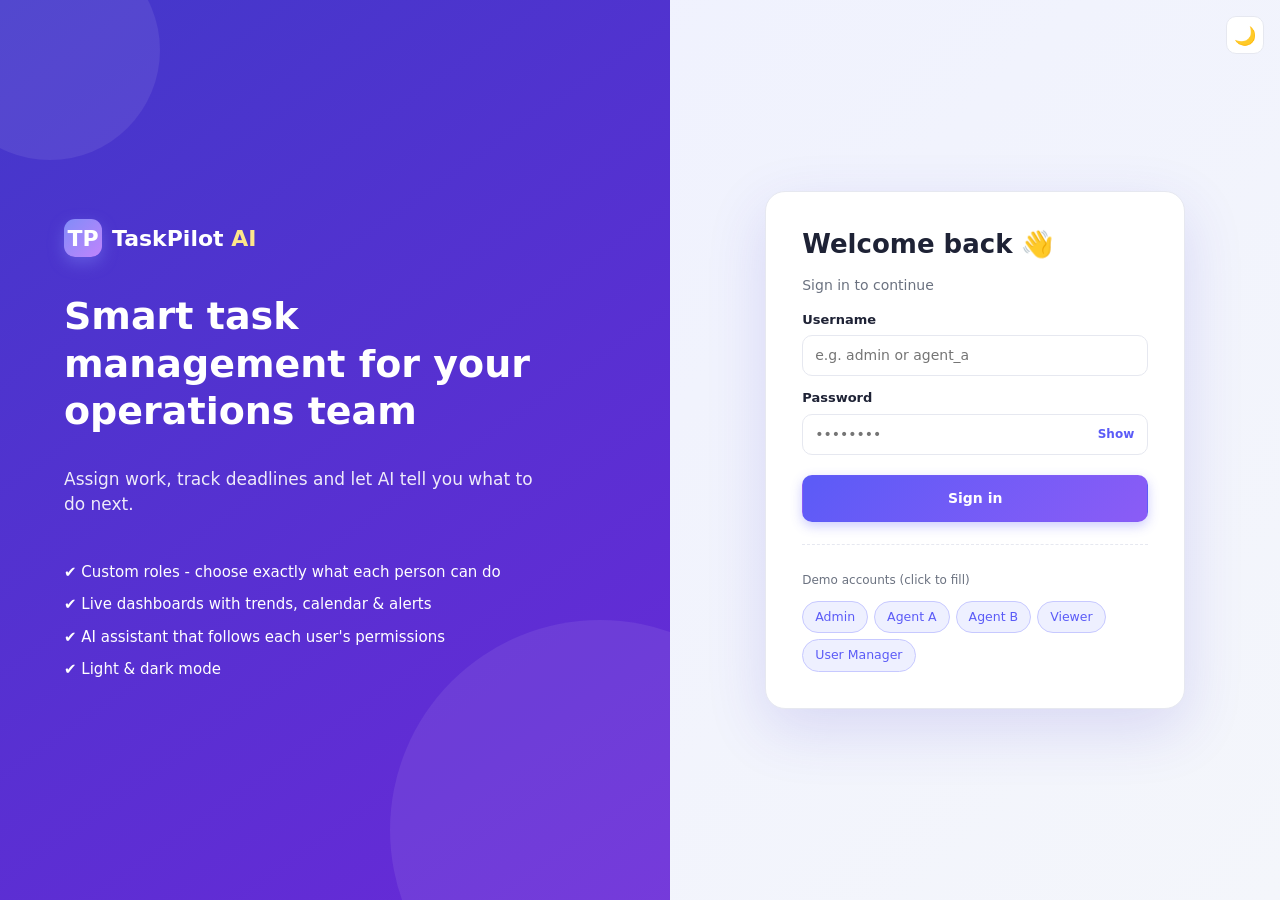
<file: frontend/index.html>
<!doctype html>
<html lang="en">
<head>
  <meta charset="utf-8"><meta name="viewport" content="width=device-width, initial-scale=1">
  <title>TaskPilot AI · Login</title>
  <script src="js/theme.js"></script><link rel="stylesheet" href="css/style.css">
</head>
<body class="login-page">
  <button class="icon-btn theme-float" id="theme-btn" aria-label="Toggle dark mode"></button>
  <div class="login-wrap">
    <section class="login-hero">
      <div class="brand big"><div class="brand-logo">TP</div><span>TaskPilot <b>AI</b></span></div>
      <h1>Smart task management for your operations team</h1>
      <p>Assign work, track deadlines and let AI tell you what to do next.</p>
      <ul class="hero-points">
        <li>✔ Custom roles - choose exactly what each person can do</li>
        <li>✔ Live dashboards with trends, calendar &amp; alerts</li>
        <li>✔ AI assistant that follows each user's permissions</li>
        <li>✔ Light &amp; dark mode</li>
      </ul>
    </section>
    <section class="login-card">
      <h2>Welcome back 👋</h2><p class="muted">Sign in to continue</p>
      <div id="login-alert" class="alert" hidden></div>
      <form id="login-form" autocomplete="on">
        <label for="username">Username</label>
        <input id="username" name="username" placeholder="e.g. admin or agent_a" required autocomplete="username">
        <label for="password">Password</label>
        <div class="pw-wrap"><input id="password" name="password" type="password" placeholder="••••••••" required autocomplete="current-password">
          <button type="button" class="pw-toggle" id="pw-toggle">Show</button></div>
        <button class="btn primary block" type="submit" id="login-btn">Sign in</button>
      </form>
      <div class="demo"><p class="muted small">Demo accounts (click to fill)</p>
        <div class="demo-chips">
          <button class="chip" data-u="admin" data-p="admin123">Admin</button>
          <button class="chip" data-u="agent_a" data-p="agent123">Agent A</button><button class="chip" data-u="agent_b" data-p="agent123">Agent B</button>
          <button class="chip" data-u="viewer" data-p="viewer123">Viewer</button><button class="chip" data-u="hr" data-p="hr12345">User Manager</button>
        </div></div>
    </section>
  </div>
  <script src="js/api.js"></script><script src="js/login.js"></script>
</body>
</html>
</file>
<file: frontend/css/style.css>
/* TaskPilot AI v6 — light & dark themes */
:root {
  --bg: #f4f6fb; --card: #ffffff; --surface: #f8f9fc; --surface-2: #f1f3f8; --hover: #fafaff;
  --text: #1e2235; --text-strong: #111827; --muted: #6b7280; --border: #e6e8f0; --border-soft: #f0f1f5;
  --primary: #5b5bf7; --primary-2: #8b5cf6; --primary-soft: #eef0ff; --primary-line: #c7c9ff; --heading: #312e81;
  --green: #16a34a; --green-soft: #dcfce7; --blue: #2563eb; --blue-soft: #dbeafe; --amber: #d97706; --amber-soft: #fef3c7;
  --purple: #9333ea; --purple-soft: #f3e8ff; --red: #dc2626; --red-soft: #fee2e2; --slate: #64748b; --slate-soft: #eef2f7;
  --orange: #ea580c; --orange-soft: #ffedd5; --teal: #0d9488; --teal-soft: #ccfbf1; --pink: #db2777; --pink-soft: #fce7f3;
  --track: #edf0f6; --topbar: rgba(244,246,251,.82); --overlay: rgba(15,18,40,.45);
  --radius: 16px; --shadow: 0 1px 2px rgba(16,24,40,.04), 0 4px 16px rgba(16,24,40,.06); --shadow-lg: 0 16px 34px rgba(16,24,40,.10);
  --sidebar: 248px; color-scheme: light;
}
[data-theme="dark"] {
  --bg: #0b0e1c; --card: #151a2e; --surface: #1a1f36; --surface-2: #222842; --hover: #1d2240;
  --text: #e5e7f0; --text-strong: #ffffff; --muted: #9aa3b8; --border: #2a3150; --border-soft: #232a45;
  --primary: #7c7cff; --primary-2: #a78bfa; --primary-soft: rgba(124,124,255,.14); --primary-line: rgba(124,124,255,.45); --heading: #c7d2fe;
  --green: #4ade80; --green-soft: rgba(74,222,128,.14); --blue: #60a5fa; --blue-soft: rgba(96,165,250,.15); --amber: #fbbf24; --amber-soft: rgba(251,191,36,.14);
  --purple: #c084fc; --purple-soft: rgba(192,132,252,.15); --red: #f87171; --red-soft: rgba(248,113,113,.15); --slate: #94a3b8; --slate-soft: rgba(148,163,184,.14);
  --orange: #fb923c; --orange-soft: rgba(251,146,60,.15); --teal: #2dd4bf; --teal-soft: rgba(45,212,191,.14); --pink: #f472b6; --pink-soft: rgba(244,114,182,.15);
  --track: #262d4a; --topbar: rgba(11,14,28,.8); --overlay: rgba(0,0,0,.6);
  --shadow: 0 1px 2px rgba(0,0,0,.3), 0 4px 16px rgba(0,0,0,.25); --shadow-lg: 0 16px 34px rgba(0,0,0,.45); color-scheme: dark;
}
.theme-anim, .theme-anim * { transition: background-color .35s, border-color .35s, color .35s !important; }
* { box-sizing: border-box; }
html, body { margin: 0; height: 100%; }
body { font-family: "Segoe UI", system-ui, -apple-system, Roboto, Arial, sans-serif; background: var(--bg); color: var(--text); font-size: 14px; line-height: 1.5; }
body.leaving { opacity: 0; transition: opacity .2s; }
h1, h2, h3, h4 { margin: 0; line-height: 1.25; }
button, input, select, textarea { font: inherit; color: inherit; }
[hidden] { display: none !important; }
.muted { color: var(--muted); } .small { font-size: 12px; } .strong { font-weight: 700; } .text-red { color: var(--red); }
.nowrap { white-space: nowrap; } .right { text-align: right; } .spacer { flex: 1; }
.ellipsis { overflow: hidden; text-overflow: ellipsis; white-space: nowrap; }
.ico { width: 18px; height: 18px; fill: currentColor; flex-shrink: 0; vertical-align: middle; }
kbd { font: 600 11px/1 ui-monospace, Consolas, monospace; padding: 3px 6px; border-radius: 6px; border: 1px solid var(--border); background: var(--surface); color: var(--muted); }
::-webkit-scrollbar { width: 10px; height: 10px; } ::-webkit-scrollbar-thumb { background: var(--border); border-radius: 10px; border: 2px solid transparent; background-clip: padding-box; }

@keyframes fade { from { opacity: 0; transform: translateY(6px); } to { opacity: 1; transform: none; } }
@keyframes pop { from { opacity: 0; transform: translateY(10px) scale(.98); } to { opacity: 1; transform: none; } }
@keyframes spin { to { transform: rotate(360deg); } }
@keyframes shimmer { 0% { background-position: -400px 0; } 100% { background-position: 400px 0; } }
@keyframes ring { 0%,100% { transform: rotate(0); } 20% { transform: rotate(-15deg); } 40% { transform: rotate(12deg); } 60% { transform: rotate(-8deg); } 80% { transform: rotate(5deg); } }
@keyframes celebrate { 0% { transform: scale(1); } 40% { transform: scale(1.03); box-shadow: 0 0 0 6px var(--green-soft); } 100% { transform: scale(.97); opacity: .4; } }
@keyframes shake { 10%,90% { transform: translateX(-1px); } 20%,80% { transform: translateX(3px); } 30%,50%,70% { transform: translateX(-5px); } 40%,60% { transform: translateX(5px); } }
@keyframes grow { from { width: 0; } }
@keyframes rise { from { height: 0; } }
@keyframes pulse { 0% { box-shadow: 0 0 0 0 rgba(74,222,128,.6); } 70% { box-shadow: 0 0 0 7px rgba(74,222,128,0); } 100% { box-shadow: 0 0 0 0 rgba(74,222,128,0); } }
@keyframes gradient { 0% { background-position: 0% 50%; } 50% { background-position: 100% 50%; } 100% { background-position: 0% 50%; } }
.pop-in { animation: pop .35s both; animation-delay: calc(var(--i, 0) * 40ms); }
.row-in { animation: fade .3s both; animation-delay: calc(var(--i, 0) * 25ms); }
.celebrate { animation: celebrate .45s forwards; } .shake { animation: shake .4s; }
.skeleton { border-radius: var(--radius); background: linear-gradient(90deg, var(--surface) 0, var(--surface-2) 50%, var(--surface) 100%); background-size: 800px 100%; animation: shimmer 1.2s infinite linear; }
@media (prefers-reduced-motion: reduce) { *, *::before, *::after { animation: none !important; transition: none !important; } }

/* Buttons & inputs */
.btn { display: inline-flex; align-items: center; justify-content: center; gap: 6px; border: 1px solid transparent; border-radius: 10px; padding: 9px 16px; font-weight: 600; cursor: pointer; transition: .15s; white-space: nowrap; position: relative; }
.btn:active:not(:disabled) { transform: scale(.97); }
.btn.sm { padding: 6px 11px; font-size: 13px; border-radius: 8px; } .btn.sm .ico { width: 15px; height: 15px; }
.btn.block { width: 100%; }
.btn.primary { background: linear-gradient(135deg, var(--primary), var(--primary-2)); color: #fff; box-shadow: 0 4px 12px rgba(91,91,247,.3); }
.btn.primary:hover { filter: brightness(1.08); transform: translateY(-1px); }
.btn.danger { background: linear-gradient(135deg, #ef4444, #dc2626); color: #fff; box-shadow: 0 4px 12px rgba(220,38,38,.3); }
.btn.ghost { background: var(--card); border-color: var(--border); color: var(--text); }
.btn.ghost:hover:not(:disabled) { background: var(--primary-soft); border-color: var(--primary-line); color: var(--primary); }
.btn.ghost.success:hover { background: var(--green-soft); border-color: var(--green); color: var(--green); }
.btn.ghost.danger-ghost:hover:not(:disabled) { background: var(--red-soft); border-color: var(--red); color: var(--red); }
.btn.ghost.promote:hover { background: var(--purple-soft); border-color: var(--purple); color: var(--purple); }
.btn.light { background: rgba(255,255,255,.96); color: #4f46e5; } .btn.light:hover { background: #fff; transform: translateY(-1px); }
.btn:disabled { opacity: .5; cursor: not-allowed; }
.btn.loading { color: transparent !important; } .btn.loading .ico { opacity: 0; }
.btn.loading::after { content: ""; position: absolute; width: 16px; height: 16px; border: 2px solid #fff; border-right-color: transparent; border-radius: 50%; animation: spin .7s linear infinite; }
.btn.ghost.loading::after { border-color: var(--primary); border-right-color: transparent; }
.icon-btn { position: relative; display: inline-grid; place-items: center; width: 38px; height: 38px; border-radius: 10px; border: 1px solid transparent; background: transparent; color: var(--muted); cursor: pointer; transition: .15s; }
.icon-btn.sm { width: 28px; height: 28px; } .icon-btn.sm .ico { width: 15px; height: 15px; }
.icon-btn:hover { background: var(--primary-soft); color: var(--primary); } .icon-btn.danger:hover { background: var(--red-soft); color: var(--red); }
.icon-btn.ring .ico { animation: ring .9s; }
.link-btn { background: none; border: 0; color: var(--primary); cursor: pointer; font-weight: 600; font-size: 12px; }
input:not([type=checkbox]):not([type=radio]):not([type=range]), select, textarea { width: 100%; padding: 9px 12px; border: 1px solid var(--border); border-radius: 10px; background: var(--card); outline: none; transition: .15s; }
input:focus, select:focus, textarea:focus { border-color: var(--primary); box-shadow: 0 0 0 3px var(--primary-soft); }
input[readonly] { background: var(--surface-2); }
label { display: block; font-weight: 600; font-size: 13px; margin: 12px 0 6px; }
textarea { resize: vertical; }
.chip { border: 1px solid var(--primary-line); background: var(--primary-soft); color: var(--primary); border-radius: 999px; padding: 6px 12px; font-size: 12.5px; cursor: pointer; transition: .15s; text-align: left; }
.chip:hover { background: var(--primary); color: #fff; border-color: var(--primary); transform: translateY(-1px); }
.chip.xs { padding: 3px 9px; font-size: 11.5px; }

/* Badges */
.badge { display: inline-flex; align-items: center; gap: 4px; padding: 3px 10px; border-radius: 999px; font-size: 12px; font-weight: 600; white-space: nowrap; }
.badge .ico { width: 13px; height: 13px; }
.st-notstarted { background: var(--slate-soft); color: var(--slate); } .st-progress { background: var(--blue-soft); color: var(--blue); }
.st-partial { background: var(--amber-soft); color: var(--amber); } .st-hold { background: var(--purple-soft); color: var(--purple); } .st-done { background: var(--green-soft); color: var(--green); }
.pr-low { background: var(--green-soft); color: var(--green); } .pr-medium { background: var(--blue-soft); color: var(--blue); }
.pr-high { background: var(--orange-soft); color: var(--orange); } .pr-critical { background: var(--red-soft); color: var(--red); }
.rb-admin { background: var(--purple-soft); color: var(--purple); } .rb-agent { background: var(--green-soft); color: var(--green); }
.rb-a { background: var(--blue-soft); color: var(--blue); } .rb-b { background: var(--teal-soft); color: var(--teal); } .rb-c { background: var(--orange-soft); color: var(--orange); }
.rb-d { background: var(--pink-soft); color: var(--pink); } .rb-e { background: var(--amber-soft); color: var(--amber); } .rb-f { background: var(--slate-soft); color: var(--slate); }
.time-chip { display: inline-flex; align-items: center; gap: 4px; font-size: 12px; font-weight: 600; padding: 3px 9px; border-radius: 8px; background: var(--slate-soft); color: var(--slate); white-space: nowrap; }
.time-chip .ico { width: 14px; height: 14px; }
.time-chip.warn { background: var(--amber-soft); color: var(--amber); } .time-chip.bad { background: var(--red-soft); color: var(--red); } .time-chip.ok { background: var(--green-soft); color: var(--green); }
.progress { height: 8px; background: var(--track); border-radius: 99px; overflow: hidden; min-width: 60px; }
.progress span { display: block; height: 100%; width: var(--w); border-radius: 99px; background: linear-gradient(90deg, var(--primary), var(--primary-2)); animation: grow .7s ease-out; }
.progress.done span { background: linear-gradient(90deg, #22c55e, #16a34a); } .progress.hold span { background: linear-gradient(90deg, #c084fc, #9333ea); }
.avatar { display: grid; place-items: center; width: 38px; height: 38px; border-radius: 50%; background: linear-gradient(135deg, var(--primary), var(--primary-2)); color: #fff; font-weight: 700; font-size: 14px; flex-shrink: 0; }
.avatar.sm { width: 26px; height: 26px; font-size: 11px; } .avatar.xl { width: 50px; height: 50px; font-size: 17px; } .avatar.admin { background: linear-gradient(135deg, #9333ea, #db2777); }
.agent-chip { display: inline-flex; align-items: center; gap: 8px; font-weight: 600; white-space: nowrap; }
.agent-chip.removed { color: var(--muted); font-style: italic; } .agent-chip.removed .avatar { background: var(--slate); }

/* Login */
.login-page { background: linear-gradient(135deg, var(--primary-soft) 0%, var(--bg) 100%); }
.theme-float { position: fixed; top: 16px; right: 16px; z-index: 10; background: var(--card); border: 1px solid var(--border); font-size: 18px; }
.login-wrap { min-height: 100vh; display: grid; grid-template-columns: 1.1fr 1fr; }
.login-hero { background: linear-gradient(145deg, #4338ca, #6d28d9 55%, #a21caf); background-size: 200% 200%; animation: gradient 12s ease infinite; color: #fff; padding: 64px; display: flex; flex-direction: column; justify-content: center; position: relative; overflow: hidden; }
.login-hero::before, .login-hero::after { content: ""; position: absolute; border-radius: 50%; background: rgba(255,255,255,.08); }
.login-hero::after { width: 420px; height: 420px; right: -140px; bottom: -140px; } .login-hero::before { width: 220px; height: 220px; left: -60px; top: -60px; }
.login-hero h1 { font-size: 38px; margin: 36px 0 14px; max-width: 520px; } .login-hero p { font-size: 17px; opacity: .9; max-width: 480px; }
.hero-points { list-style: none; padding: 0; margin: 26px 0 0; display: grid; gap: 10px; font-size: 15px; }
.login-card { align-self: center; justify-self: center; width: min(420px, 92%); background: var(--card); padding: 36px; border-radius: 20px; box-shadow: 0 20px 60px rgba(67,56,202,.15); border: 1px solid var(--border); animation: pop .4s both; }
.login-card h2 { font-size: 26px; } .login-card .btn { margin-top: 20px; padding: 12px; }
.pw-wrap { position: relative; } .pw-wrap input { padding-right: 64px !important; }
.pw-toggle { position: absolute; right: 8px; top: 50%; transform: translateY(-50%); border: 0; background: none; color: var(--primary); font-weight: 600; font-size: 12px; cursor: pointer; }
.demo { margin-top: 22px; border-top: 1px dashed var(--border); padding-top: 14px; } .demo-chips { display: flex; flex-wrap: wrap; gap: 6px; }
.alert { background: var(--red-soft); color: var(--red); padding: 10px 12px; border-radius: 10px; margin-top: 14px; font-weight: 600; }

/* Shell */
.brand { display: flex; align-items: center; gap: 10px; font-size: 18px; font-weight: 600; }
.brand b { color: #a5b4fc; } .brand.big { font-size: 22px; } .brand.big b { color: #fde68a; }
.brand-logo { width: 38px; height: 38px; border-radius: 11px; display: grid; place-items: center; font-weight: 800; background: linear-gradient(135deg, #818cf8, #c084fc); color: #fff; box-shadow: 0 6px 16px rgba(129,140,248,.4); }
.app { display: flex; min-height: 100vh; }
.sidebar { width: var(--sidebar); background: linear-gradient(180deg, #161a35, #1f1b4b); color: #cbd5e1; padding: 22px 14px; display: flex; flex-direction: column; position: fixed; inset: 0 auto 0 0; z-index: 40; transition: transform .25s; }
[data-theme="dark"] .sidebar { background: linear-gradient(180deg, #080a15, #12102b); border-right: 1px solid var(--border); }
.sidebar .brand { color: #fff; padding: 0 8px; }
.role-pill { margin: 18px 8px 22px; padding: 6px 10px; border-radius: 8px; background: rgba(255,255,255,.08); font-size: 12px; font-weight: 600; letter-spacing: .4px; text-transform: uppercase; color: #a5b4fc; }
nav { display: grid; gap: 4px; }
.nav-link { display: flex; align-items: center; gap: 12px; padding: 11px 12px; border-radius: 10px; color: #cbd5e1; text-decoration: none; font-weight: 600; cursor: pointer; background: none; border: 0; width: 100%; text-align: left; transition: .15s; }
.nav-link:hover { background: rgba(255,255,255,.07); color: #fff; transform: translateX(2px); }
.nav-link.active { background: linear-gradient(135deg, #5b5bf7, #8b5cf6); color: #fff; box-shadow: 0 6px 16px rgba(91,91,247,.35); }
.nav-kbd { margin-left: auto; font-size: 10px; background: rgba(255,255,255,.08); border-color: rgba(255,255,255,.12); color: #a5b4fc; }
.sidebar-foot { margin-top: auto; }
.shortcuts { display: grid; gap: 6px; margin: 0 8px 14px; padding: 10px; border-radius: 10px; background: rgba(255,255,255,.05); font-size: 12px; color: #94a3b8; }
.shortcuts b { color: #cbd5e1; } .shortcuts kbd { background: rgba(255,255,255,.08); border-color: rgba(255,255,255,.12); color: #e2e8f0; margin-right: 4px; }
.main { flex: 1; margin-left: var(--sidebar); min-width: 0; display: flex; flex-direction: column; }
.topbar { position: sticky; top: 0; z-index: 30; display: flex; justify-content: space-between; align-items: center; padding: 14px 28px; background: var(--topbar); backdrop-filter: blur(10px); border-bottom: 1px solid var(--border); }
.topbar-left { display: flex; align-items: center; gap: 10px; } .topbar h1 { font-size: 21px; color: var(--text-strong); } .today { color: var(--muted); font-size: 12.5px; }
.topbar-right { display: flex; align-items: center; gap: 8px; }
.user-box { display: flex; align-items: center; gap: 10px; margin-left: 6px; } .user-meta b { display: block; font-size: 14px; } .user-meta small { color: var(--muted); }
.content { padding: 24px 28px 40px; }
.view { display: none; animation: fade .25s; } .view.active { display: block; }
.mobile-only { display: none; } .nav-overlay { display: none; }

/* Notifications */
.notif-wrap { position: relative; }
.bell-count { position: absolute; top: 2px; right: 2px; min-width: 17px; height: 17px; padding: 0 4px; border-radius: 99px; background: var(--red); color: #fff; font-size: 10px; font-weight: 700; display: grid; place-items: center; }
.notif-panel { position: absolute; right: 0; top: 48px; width: 380px; max-height: 480px; overflow: auto; background: var(--card); border: 1px solid var(--border); border-radius: 14px; box-shadow: var(--shadow-lg); opacity: 0; visibility: hidden; transform: translateY(-6px); transition: .18s; }
.notif-panel.open { opacity: 1; visibility: visible; transform: none; }
.notif-head { display: flex; justify-content: space-between; align-items: center; padding: 12px 14px; border-bottom: 1px solid var(--border); position: sticky; top: 0; background: var(--card); z-index: 1; }
.notif-head small { display: block; color: var(--muted); font-size: 11.5px; }
.notif { display: flex; gap: 10px; padding: 11px 14px; border-bottom: 1px solid var(--border-soft); border-left: 3px solid transparent; transition: .15s; outline: none; }
.notif.clickable { cursor: pointer; } .notif.clickable:hover, .notif:focus { background: var(--hover); }
.notif.unread { background: var(--primary-soft); border-left-color: var(--primary); }
.notif-ico { width: 32px; height: 32px; border-radius: 10px; display: grid; place-items: center; flex-shrink: 0; } .notif-ico .ico { width: 16px; height: 16px; }
.notif-body { min-width: 0; } .notif-msg { font-size: 13px; } .notif-time { font-size: 11px; color: var(--muted); margin-top: 2px; } .notif-link { color: var(--primary); font-weight: 600; }
.notif-empty { padding: 30px; text-align: center; color: var(--muted); } .notif-empty .ico { width: 34px; height: 34px; opacity: .4; }
.tone-blue { background: var(--blue-soft); color: var(--blue); } .tone-red { background: var(--red-soft); color: var(--red); } .tone-amber { background: var(--amber-soft); color: var(--amber); }
.tone-green { background: var(--green-soft); color: var(--green); } .tone-orange { background: var(--orange-soft); color: var(--orange); } .tone-purple { background: var(--purple-soft); color: var(--purple); }
.tone-slate { background: var(--slate-soft); color: var(--slate); }

/* Hero + quick ask */
.hero { display: grid; grid-template-columns: 1.2fr 1fr; gap: 24px; align-items: center; padding: 26px 28px; margin-bottom: 20px; border-radius: 22px; color: #fff; position: relative; overflow: hidden;
  background: linear-gradient(120deg, #4f46e5, #7c3aed 50%, #c026d3); background-size: 200% 200%; animation: gradient 14s ease infinite, pop .4s both; box-shadow: 0 14px 34px rgba(99,102,241,.32); }
.hero.hero-green { background-image: linear-gradient(120deg, #0f766e, #059669 45%, #4f46e5); box-shadow: 0 14px 34px rgba(5,150,105,.28); }
.hero::after { content: ""; position: absolute; width: 300px; height: 300px; border-radius: 50%; right: -90px; top: -120px; background: rgba(255,255,255,.08); }
.hero h2 { font-size: 24px; } .hero p { margin: 6px 0 0; opacity: .92; }
.hero-pills { display: flex; gap: 8px; flex-wrap: wrap; margin-top: 14px; }
.hp { display: inline-flex; align-items: center; gap: 6px; padding: 5px 11px; border-radius: 999px; background: rgba(255,255,255,.16); font-size: 12.5px; font-weight: 600; }
.hp .ico { width: 15px; height: 15px; } .hp.bad { background: rgba(254,202,202,.25); } .hp.ok { background: rgba(187,247,208,.22); }
.quick-ask { position: relative; z-index: 1; background: rgba(255,255,255,.12); border: 1px solid rgba(255,255,255,.22); border-radius: 16px; padding: 14px; }
.quick-ask label { margin: 0 0 8px; color: #fff; } .qa-row { display: flex; gap: 8px; }
.qa-row input { background: rgba(255,255,255,.95) !important; border: 0 !important; color: #1e2235 !important; } .qa-row .btn { padding: 9px 12px; }
.qa-chips { display: flex; gap: 6px; flex-wrap: wrap; margin-top: 8px; }
.quick-ask .qa-chips .chip { background: rgba(255,255,255,.15); border-color: rgba(255,255,255,.3); color: #fff; font-size: 12px; padding: 4px 10px; }
.quick-ask .qa-chips .chip:hover { background: #fff; color: #4f46e5; }
.quick-links { display: grid; grid-template-columns: repeat(auto-fill, minmax(180px, 1fr)); gap: 12px; }
.quick-link { display: flex; align-items: center; gap: 10px; padding: 16px; border-radius: 14px; border: 1px solid var(--border); background: var(--surface); cursor: pointer; transition: .15s; color: var(--text); }
.quick-link:hover { border-color: var(--primary-line); background: var(--primary-soft); color: var(--primary); transform: translateY(-2px); }

/* Cards & stats */
.card { background: var(--card); border: 1px solid var(--border); border-radius: var(--radius); box-shadow: var(--shadow); padding: 18px; margin-bottom: 20px; }
.card-head { display: flex; justify-content: space-between; align-items: center; gap: 10px; margin-bottom: 14px; flex-wrap: wrap; }
.card-head h3 { font-size: 15.5px; color: var(--text-strong); } .card-head p { margin: 4px 0 0; }
.section-title { font-size: 14px; margin: 18px 0 10px; display: flex; align-items: center; gap: 10px; justify-content: space-between; flex-wrap: wrap; }
.pill-num { font-size: 12px; font-weight: 700; padding: 3px 10px; border-radius: 99px; background: var(--green-soft); color: var(--green); }
.dash-grid { display: grid; grid-template-columns: repeat(12, 1fr); gap: 20px; } .dash-grid > .card { margin: 0; animation: pop .4s both; }
.span-3 { grid-column: span 3; } .span-4 { grid-column: span 4; } .span-5 { grid-column: span 5; } .span-7 { grid-column: span 7; } .span-12 { grid-column: span 12; }
.stats-grid { display: grid; grid-template-columns: repeat(6, 1fr); gap: 16px; margin-bottom: 20px; }
.stat-card { position: relative; display: flex; align-items: center; gap: 14px; background: var(--card); border: 1px solid var(--border); border-radius: var(--radius); padding: 16px; box-shadow: var(--shadow); transition: .2s; text-align: left; animation: pop .35s both; color: var(--text); }
.stat-card:disabled { cursor: default; opacity: 1; } .stat-card.clickable { cursor: pointer; }
.stat-card.clickable:hover { transform: translateY(-3px); box-shadow: var(--shadow-lg); border-color: var(--primary-line); }
.stat-icon { width: 46px; height: 46px; border-radius: 13px; display: grid; place-items: center; flex-shrink: 0; } .stat-icon .ico { width: 22px; height: 22px; }
.stat-value { font-size: 26px; font-weight: 800; line-height: 1.1; color: var(--text-strong); }
.stat-label { color: var(--muted); font-size: 12.5px; font-weight: 600; } .stat-sub { font-size: 11px; color: var(--muted); font-weight: 600; margin-top: 2px; }
.stat-go { position: absolute; right: 12px; top: 10px; color: var(--muted); opacity: 0; transition: .2s; } .stat-card.clickable:hover .stat-go { opacity: 1; }
.tone-indigo .stat-icon { background: var(--primary-soft); color: var(--primary); } .stat-card.tone-green .stat-icon { background: var(--green-soft); color: var(--green); }
.stat-card.tone-blue .stat-icon { background: var(--blue-soft); color: var(--blue); } .stat-card.tone-amber .stat-icon { background: var(--amber-soft); color: var(--amber); }
.stat-card.tone-slate .stat-icon { background: var(--slate-soft); color: var(--slate); } .stat-card.tone-red .stat-icon { background: var(--red-soft); color: var(--red); }
.stat-card.tone-green, .stat-card.tone-blue, .stat-card.tone-amber, .stat-card.tone-red, .stat-card.tone-slate { background: var(--card); color: var(--text); }
.stat-card.tone-red .stat-value { color: var(--red); }
.team-progress { display: flex; align-items: center; gap: 24px; flex-wrap: wrap; }
.donut { --p: 0; width: 140px; height: 140px; border-radius: 50%; background: conic-gradient(var(--green) calc(var(--p) * 1%), var(--track) 0); display: grid; place-items: center; flex-shrink: 0; }
.donut-inner { width: 104px; height: 104px; border-radius: 50%; background: var(--card); display: grid; place-items: center; align-content: center; text-align: center; }
.donut-inner b { font-size: 24px; color: var(--text-strong); } .donut-inner small { color: var(--muted); font-size: 11.5px; }
.tp-legend { display: grid; gap: 6px; flex: 1; min-width: 150px; font-size: 13px; } .tp-legend > div { display: flex; align-items: center; gap: 8px; } .tp-legend b { margin-left: auto; } .tp-legend .muted b { margin-left: 4px; }
.dot { width: 9px; height: 9px; border-radius: 50%; display: inline-block; }
.dot.green { background: var(--green); } .dot.blue { background: var(--blue); } .dot.amber { background: var(--amber); } .dot.purple { background: var(--purple); } .dot.slate { background: var(--slate); }
.bar-chart { display: grid; grid-template-columns: repeat(7, 1fr); gap: 10px; height: 170px; align-items: end; padding-top: 6px; }
.bc-col { display: flex; flex-direction: column; align-items: center; justify-content: flex-end; height: 100%; gap: 6px; }
.bc-val { font-size: 12px; font-weight: 700; color: var(--text-strong); min-height: 16px; }
.bc-bar { width: 100%; max-width: 38px; height: var(--h); border-radius: 10px 10px 4px 4px; background: linear-gradient(180deg, var(--primary-2), var(--primary)); opacity: .8; animation: rise .7s ease-out both; animation-delay: calc(var(--i) * 60ms); }
.bc-bar.today { background: linear-gradient(180deg, #34d399, #059669); opacity: 1; } .bc-lbl { font-size: 11.5px; color: var(--muted); font-weight: 600; }
.cal-strip { display: grid; grid-template-columns: repeat(7, 1fr); gap: 8px; }
.cal-day { display: grid; justify-items: center; gap: 1px; padding: 10px 4px; border-radius: 14px; background: var(--surface); border: 1px solid var(--border-soft); transition: .2s; }
.cal-day:hover { transform: translateY(-3px); border-color: var(--primary-line); }
.cal-day b { font-size: 20px; color: var(--text-strong); } .cal-dow, .cal-mon { font-size: 11px; color: var(--muted); font-weight: 600; }
.cal-count { margin-top: 4px; font-size: 11px; font-weight: 700; color: var(--muted); }
.cal-day.has { background: var(--primary-soft); border-color: var(--primary-line); } .cal-day.has .cal-count { color: var(--primary); }
.cal-day.hot { background: var(--orange-soft); border-color: var(--orange); } .cal-day.hot .cal-count { color: var(--orange); } .cal-day.today { outline: 2px solid var(--primary); outline-offset: 2px; }
.mix { display: grid; gap: 12px; } .mix-row { display: grid; grid-template-columns: 78px 1fr 26px; align-items: center; gap: 10px; }
.mix-track { height: 10px; border-radius: 99px; background: var(--track); overflow: hidden; } .mix-fill { display: block; height: 100%; width: var(--w); border-radius: 99px; animation: grow .7s ease-out; }
.pf-low { background: var(--green); } .pf-medium { background: var(--blue); } .pf-high { background: var(--orange); } .pf-critical { background: var(--red); } .mix-row b { text-align: right; }
.attn { display: grid; gap: 8px; max-height: 380px; overflow: auto; }
.attn-item { display: flex; align-items: center; gap: 10px; padding: 10px 12px; border-radius: 12px; background: var(--surface); border: 1px solid var(--border-soft); cursor: pointer; transition: .15s; }
.attn-item:hover { border-color: var(--primary-line); transform: translateX(3px); }
.attn-tag { font-size: 10.5px; font-weight: 800; text-transform: uppercase; padding: 3px 8px; border-radius: 6px; white-space: nowrap; background: var(--slate-soft); color: var(--slate); }
.attn-tag.bad { background: var(--red-soft); color: var(--red); } .attn-tag.warn { background: var(--amber-soft); color: var(--amber); } .attn-tag.hold { background: var(--purple-soft); color: var(--purple); }
.attn-body { flex: 1; min-width: 0; } .attn-body b { display: block; font-size: 13.5px; overflow: hidden; text-overflow: ellipsis; white-space: nowrap; } .attn-body small { color: var(--muted); }
.ai-stats { display: flex; gap: 20px; align-items: center; flex-wrap: wrap; }
.ai-ring { --p: 0; width: 118px; height: 118px; border-radius: 50%; background: conic-gradient(var(--primary) calc(var(--p) * 1%), var(--track) 0); display: grid; place-items: center; flex-shrink: 0; }
.ai-ring > div { width: 88px; height: 88px; border-radius: 50%; background: var(--card); display: grid; place-items: center; align-content: center; text-align: center; }
.ai-ring b { font-size: 22px; color: var(--text-strong); } .ai-ring small { font-size: 11px; color: var(--muted); }
.ai-nums { flex: 1; display: grid; gap: 7px; min-width: 200px; font-size: 13px; } .ai-nums > div { display: flex; justify-content: space-between; gap: 8px; }
.ai-nums span { display: inline-flex; align-items: center; gap: 6px; color: var(--muted); } .ai-nums .ico { width: 15px; height: 15px; } .ai-nums .good b { color: var(--green); }
.legend { font-size: 12px; color: var(--muted); display: inline-flex; align-items: center; gap: 6px; flex-wrap: wrap; font-weight: 500; }
.lg { display: inline-block; width: 10px; height: 10px; border-radius: 3px; margin-left: 6px; }
.lg.done, .seg.done { background: #22c55e; } .lg.prog, .seg.prog { background: #6366f1; } .lg.ns, .seg.ns { background: var(--slate); opacity: .5; }
.bar-row { display: grid; grid-template-columns: 130px 1fr 110px; align-items: center; gap: 10px; padding: 6px 8px; margin: 0 -8px; border-radius: 10px; transition: .15s; }
.bar-row.clickable { cursor: pointer; } .bar-row.clickable:hover { background: var(--hover); }
.bar-label { display: flex; align-items: center; gap: 8px; font-weight: 600; min-width: 0; }
.stack { display: flex; height: 12px; background: var(--track); border-radius: 99px; overflow: hidden; } .seg { height: 100%; animation: grow .7s ease-out; }
.bar-num { font-weight: 700; font-size: 13px; } .od-pill { background: var(--red-soft); color: var(--red); font-size: 11px; padding: 1px 7px; border-radius: 99px; margin-left: 4px; }
.mini-item { display: flex; align-items: center; gap: 10px; padding: 10px 12px; border-radius: 12px; background: var(--surface); border: 1px solid var(--border-soft); cursor: pointer; transition: .15s; }
.mini-item > div { flex: 1; min-width: 0; } .mini-item:hover { border-color: var(--primary-line); background: var(--primary-soft); }
.mini-item b { display: block; font-size: 13.5px; } .mini-item small { color: var(--muted); }
.activity-grid { display: grid; grid-template-columns: repeat(auto-fill, minmax(320px, 1fr)); gap: 8px; }
.empty { text-align: center; padding: 26px 10px; color: var(--muted); } .empty .ico { width: 36px; height: 36px; opacity: .35; } .empty p { margin: 6px 0 0; }
.focus-list { display: grid; gap: 10px; }
.focus-item { display: flex; align-items: center; gap: 14px; padding: 12px 14px; border: 1px solid var(--border); border-radius: 14px; cursor: pointer; transition: .15s; background: var(--card); }
.focus-item:hover { border-color: var(--primary-line); transform: translateY(-1px); }
.rank { width: 34px; height: 34px; border-radius: 10px; display: grid; place-items: center; font-weight: 800; color: #fff; background: linear-gradient(135deg, var(--primary), var(--primary-2)); flex-shrink: 0; }
.focus-item:first-child .rank { background: linear-gradient(135deg, #ef4444, #f97316); }
.focus-body { flex: 1; min-width: 0; } .focus-title { display: flex; align-items: center; gap: 8px; flex-wrap: wrap; } .focus-meta { display: flex; gap: 6px; margin: 5px 0; flex-wrap: wrap; }
.mini-prog { display: flex; align-items: center; gap: 8px; max-width: 260px; margin-bottom: 5px; } .mini-prog .progress { flex: 1; height: 6px; } .mini-prog span { font-size: 11px; font-weight: 700; color: var(--muted); }
.focus-why { display: flex; gap: 5px; flex-wrap: wrap; } .focus-why span { font-size: 11.5px; background: var(--surface-2); color: var(--muted); padding: 2px 8px; border-radius: 6px; }

/* Toolbar / tabs / table */
.toolbar { display: flex; gap: 10px; align-items: center; flex-wrap: wrap; margin-bottom: 14px; }
.toolbar.card { margin-bottom: 18px; padding: 12px 14px; }
.toolbar input[type=search] { max-width: 260px; } .toolbar select { width: auto; min-width: 140px; }
.tabs { display: inline-flex; background: var(--surface-2); padding: 4px; border-radius: 12px; gap: 2px; }
.tab { border: 0; background: none; padding: 7px 16px; border-radius: 9px; font-weight: 600; color: var(--muted); cursor: pointer; transition: .15s; }
.tab.active { background: var(--card); color: var(--primary); box-shadow: 0 2px 6px rgba(16,24,40,.08); }
.switch { display: inline-flex; align-items: center; gap: 8px; margin: 0; cursor: pointer; font-weight: 600; } .switch input { display: none; }
.switch span { width: 36px; height: 20px; border-radius: 99px; background: var(--border); position: relative; transition: .2s; }
.switch span::after { content: ""; position: absolute; top: 2px; left: 2px; width: 16px; height: 16px; border-radius: 50%; background: #fff; transition: .2s; }
.switch input:checked + span { background: var(--red); } .switch input:checked + span::after { left: 18px; }
.table-wrap { overflow-x: auto; } .table { width: 100%; border-collapse: collapse; }
.table th { text-align: left; font-size: 11.5px; text-transform: uppercase; letter-spacing: .4px; color: var(--muted); font-weight: 700; padding: 10px 12px; background: var(--surface); border-bottom: 1px solid var(--border); white-space: nowrap; }
.table td { padding: 11px 12px; border-bottom: 1px solid var(--border-soft); vertical-align: middle; }
.table tbody tr:hover { background: var(--hover); } .table tr.clickable { cursor: pointer; }
.row-overdue { background: var(--red-soft); } .row-overdue td:first-child { box-shadow: inset 3px 0 0 var(--red); }
.task-cell b { display: block; } .task-cell small { color: var(--muted); display: block; max-width: 260px; overflow: hidden; text-overflow: ellipsis; white-space: nowrap; }
.prog-wrap { display: flex; align-items: center; gap: 8px; min-width: 100px; } .prog-wrap .progress { flex: 1; } .prog-wrap > span { font-size: 12px; font-weight: 700; width: 38px; text-align: right; }
.deadline-cell { white-space: nowrap; font-size: 13px; } .deadline-cell .time-chip { margin-top: 4px; }
.tasks-table th, .tasks-table td, #agent-table th, #agent-table td { padding-left: 8px; padding-right: 8px; } .tasks-table .icon-btn { width: 30px; height: 30px; }

/* Team & roles */
.agent-grid, .role-grid { display: grid; grid-template-columns: repeat(auto-fill, minmax(310px, 1fr)); gap: 16px; } .agent-grid > .empty { grid-column: 1 / -1; }
.agent-card, .role-card { border: 1px solid var(--border); border-radius: 16px; padding: 16px; display: flex; flex-direction: column; gap: 12px; transition: .2s; background: linear-gradient(180deg, var(--card), var(--surface)); }
.agent-card:hover, .role-card:hover { box-shadow: var(--shadow-lg); transform: translateY(-2px); border-color: var(--primary-line); }
.admin-card { border-top: 3px solid var(--purple); }
.ac-top { display: flex; align-items: center; gap: 12px; } .ac-top .badge { margin-left: auto; }
.ac-name { min-width: 0; } .ac-name b { display: block; font-size: 16px; overflow: hidden; text-overflow: ellipsis; white-space: nowrap; } .ac-name small { color: var(--muted); } .you { color: var(--purple); font-weight: 600; font-size: 12px; }
.ac-stats { display: grid; grid-template-columns: repeat(4, 1fr); gap: 6px; background: var(--surface-2); border-radius: 12px; padding: 10px 6px; text-align: center; }
.ac-stats b { display: block; font-size: 18px; } .ac-stats small { color: var(--muted); font-size: 11px; }
.ac-actions { display: flex; gap: 6px; flex-wrap: wrap; margin-top: auto; } .ac-actions .btn { flex: 1 1 auto; }
.rc-head { display: flex; justify-content: space-between; align-items: center; gap: 8px; } .rc-head .badge { font-size: 13px; padding: 4px 12px; }
.role-card p { margin: 0; }
.perm-chips { display: flex; flex-wrap: wrap; gap: 6px; }
.perm-chip { font-size: 11.5px; padding: 3px 9px; border-radius: 8px; background: var(--surface-2); border: 1px solid var(--border-soft); color: var(--text); }
.perm-groups { display: grid; grid-template-columns: repeat(auto-fill, minmax(320px, 1fr)); gap: 12px; margin-top: 14px; }
.perm-group { border: 1px solid var(--border); border-radius: 12px; padding: 8px 12px 12px; margin: 0; }
.perm-group legend { font-weight: 700; font-size: 12px; text-transform: uppercase; letter-spacing: .4px; color: var(--primary); padding: 0 6px; }
.perm-opt { display: flex; gap: 10px; align-items: flex-start; margin: 8px 0 0; padding: 8px 10px; border-radius: 10px; cursor: pointer; font-weight: 400; border: 1px solid transparent; transition: .15s; }
.perm-opt:hover { background: var(--hover); } .perm-opt:has(input:checked) { background: var(--primary-soft); border-color: var(--primary-line); }
.perm-opt input { margin-top: 3px; accent-color: var(--primary); width: 16px; height: 16px; } .perm-opt b { display: block; font-size: 13px; } .perm-opt small { color: var(--muted); font-size: 11px; }
.perm-opt.disabled { opacity: .45; cursor: not-allowed; }
.preset-chips { margin-top: 0; }
.info-line { display: flex; gap: 8px; align-items: center; margin-top: 14px; padding: 10px 12px; border-radius: 10px; background: var(--surface-2); color: var(--muted); font-size: 13px; }
.warn-box { display: flex; gap: 10px; align-items: flex-start; background: var(--red-soft); color: var(--text); border-radius: 12px; padding: 12px 14px; margin-top: 14px; }
.warn-box .ico { color: var(--red); margin-top: 2px; } .warn-box.info { background: var(--purple-soft); } .warn-box.info .ico { color: var(--purple); }
.radio-list { display: grid; gap: 8px; }
.radio-opt { display: flex; align-items: center; gap: 10px; margin: 0; padding: 10px 12px; border: 1px solid var(--border); border-radius: 10px; font-weight: 500; cursor: pointer; }
.radio-opt:has(input:checked) { border-color: var(--primary); background: var(--primary-soft); }
.radio-opt > span { display: flex; align-items: center; gap: 8px; flex: 1; flex-wrap: wrap; } .radio-opt select { width: auto; min-width: 180px; padding: 6px 10px; }
.preview-box { margin-top: 14px; padding: 10px 12px; border-radius: 10px; background: var(--surface); border: 1px dashed var(--border); font-size: 13px; } .preview-box:empty { display: none; }
.seg-group { display: flex; gap: 4px; background: var(--surface-2); padding: 4px; border-radius: 10px; }
.seg-btn { flex: 1; border: 0; padding: 6px 4px; border-radius: 7px; font-size: 12.5px; font-weight: 600; cursor: pointer; background: transparent; color: var(--muted); }
.seg-btn.on { box-shadow: inset 0 0 0 2px currentColor; } .seg-btn:not(.on) { background: transparent !important; }
.quick-dates { display: flex; gap: 4px; flex-wrap: wrap; margin-top: 6px; }
.cred-card { border: 1px solid var(--green); background: var(--green-soft); border-radius: 12px; padding: 12px 14px; margin-top: 10px; }
.cred-head { display: flex; align-items: center; gap: 8px; color: var(--green); margin-bottom: 8px; }
.cred-row { display: grid; grid-template-columns: 80px 1fr auto; align-items: center; gap: 8px; padding: 4px 0; } .cred-row span { color: var(--muted); font-size: 12.5px; }
.cred-row code { background: var(--card); border: 1px solid var(--border); padding: 4px 10px; border-radius: 8px; font-size: 14px; font-weight: 600; user-select: all; }
.cred-note { font-size: 11.5px; color: var(--green); margin-top: 6px; }
.action-card { border: 1px solid var(--red); background: var(--red-soft); border-radius: 12px; padding: 12px 14px; margin-top: 10px; }
.action-card.st-done { border-color: var(--green); background: var(--green-soft); } .action-card.st-cancelled, .action-card.st-expired { border-color: var(--border); background: var(--surface); }
.action-head { display: flex; align-items: center; gap: 8px; }
.action-card.st-pending .action-head, .action-card.st-failed .action-head { color: var(--red); } .action-card.st-done .action-head { color: var(--green); }
.action-summary { margin-top: 6px; font-size: 13.5px; } .action-result { margin-top: 4px; font-size: 12.5px; color: var(--muted); }
.action-btns { display: flex; justify-content: flex-end; gap: 8px; margin-top: 10px; }

/* Task cards */
.task-grid { display: grid; grid-template-columns: repeat(auto-fill, minmax(320px, 1fr)); gap: 18px; }
.task-grid > .empty { grid-column: 1 / -1; background: var(--card); border-radius: var(--radius); border: 1px dashed var(--border); }
.task-card { background: var(--card); border: 1px solid var(--border); border-radius: 16px; padding: 18px; box-shadow: var(--shadow); display: flex; flex-direction: column; gap: 10px; transition: transform .2s, box-shadow .2s; border-top: 4px solid var(--primary); }
.task-card:hover { transform: translateY(-3px); box-shadow: var(--shadow-lg); } .task-card.overdue { border-top-color: var(--red); } .task-card.is-done { border-top-color: var(--green); opacity: .9; }
.tc-top { display: flex; justify-content: space-between; align-items: center; gap: 6px; } .task-card h3 { font-size: 16px; color: var(--text-strong); }
.tc-desc { margin: 0; color: var(--muted); font-size: 13px; min-height: 20px; }
.tc-progress-head { display: flex; justify-content: space-between; font-size: 12px; color: var(--muted); margin-bottom: 5px; } .tc-progress-head b { color: var(--text); }
.tc-meta { display: flex; justify-content: space-between; align-items: flex-end; gap: 8px; background: var(--surface); padding: 10px 12px; border-radius: 10px; }
.tc-meta small { display: block; color: var(--muted); font-size: 11px; } .tc-meta span { font-weight: 600; font-size: 13px; }
.tc-actions { display: flex; gap: 6px; flex-wrap: wrap; justify-content: flex-end; margin-top: auto; }
.status-menu { position: relative; } .status-trigger { border: 0; background: none; padding: 0; cursor: pointer; display: inline-flex; align-items: center; gap: 2px; } .status-trigger:disabled { cursor: default; }
.caret { font-size: 10px; color: var(--muted); }
.status-pop { position: absolute; right: 0; top: 30px; z-index: 5; display: none; flex-direction: column; gap: 4px; padding: 6px; background: var(--card); border: 1px solid var(--border); border-radius: 12px; box-shadow: var(--shadow-lg); min-width: 170px; }
.status-pop.open { display: flex; } .status-pop button { border: 0; background: none; text-align: left; padding: 4px; border-radius: 8px; cursor: pointer; } .status-pop button:hover { background: var(--hover); }

/* Modal */
.modal-backdrop { position: fixed; inset: 0; background: var(--overlay); backdrop-filter: blur(3px); display: grid; place-items: center; z-index: 100; padding: 16px; opacity: 0; transition: opacity .2s; }
.modal-backdrop.show { opacity: 1; }
.modal { background: var(--card); border: 1px solid var(--border); border-radius: 18px; width: min(560px, 100%); max-height: 92vh; overflow: auto; box-shadow: 0 30px 80px rgba(0,0,0,.3); transform: translateY(14px) scale(.98); transition: transform .22s; }
.modal.wide { width: min(820px, 100%); } .modal-backdrop.show .modal { transform: none; }
.modal-head { display: flex; justify-content: space-between; align-items: center; padding: 18px 22px; border-bottom: 1px solid var(--border); position: sticky; top: 0; background: var(--card); z-index: 1; }
.modal-head h3 { font-size: 17px; } .modal-body { padding: 6px 22px 22px; } .modal-foot { display: flex; justify-content: flex-end; gap: 10px; margin-top: 20px; }
.form-grid { display: grid; grid-template-columns: 1fr 1fr; gap: 0 14px; } .form-grid .full { grid-column: 1 / -1; }
.form-error { background: var(--red-soft); color: var(--red); border-radius: 10px; padding: 9px 12px; margin-top: 14px; font-weight: 600; font-size: 13px; animation: shake .35s; }
.confirm-text { font-size: 15px; margin: 14px 0 0; }
.upd-head { display: flex; justify-content: space-between; align-items: center; gap: 10px; flex-wrap: wrap; background: var(--surface); padding: 12px 14px; border-radius: 12px; margin-top: 14px; } .upd-head > div { display: flex; gap: 6px; }
.status-options { display: grid; grid-template-columns: 1fr 1fr; gap: 8px; } .status-opt { margin: 0; cursor: pointer; font-weight: 400; } .status-opt input { display: none; }
.status-opt > span { display: flex; flex-direction: column; gap: 4px; align-items: flex-start; padding: 10px 12px; border: 2px solid var(--border); border-radius: 12px; transition: .15s; }
.status-opt small { color: var(--muted); font-size: 11.5px; } .status-opt input:checked + span { border-color: var(--primary); background: var(--primary-soft); }
.range { width: 100%; height: 8px; -webkit-appearance: none; appearance: none; border-radius: 99px; outline: none; background: linear-gradient(90deg, var(--primary) var(--val, 0%), var(--track) var(--val, 0%)); }
.range::-webkit-slider-thumb { -webkit-appearance: none; width: 20px; height: 20px; border-radius: 50%; background: #fff; border: 3px solid var(--primary); cursor: pointer; }
.range::-moz-range-thumb { width: 16px; height: 16px; border-radius: 50%; background: #fff; border: 3px solid var(--primary); cursor: pointer; } .range:disabled { opacity: .5; }
.range-marks { display: flex; justify-content: space-between; font-size: 10.5px; color: var(--muted); margin-top: 4px; } .hint { font-size: 12px; color: var(--muted); min-height: 16px; margin-top: 4px; }
.detail-top { display: flex; justify-content: space-between; align-items: flex-start; gap: 10px; margin-top: 14px; flex-wrap: wrap; } .detail h2 { font-size: 20px; } .detail-badges { display: flex; gap: 6px; }
.detail-grid { display: grid; grid-template-columns: repeat(4, 1fr); gap: 14px; background: var(--surface); padding: 14px; border-radius: 12px; margin: 14px 0; }
.detail-grid label, .detail-progress label { margin: 0 0 4px; font-size: 11px; color: var(--muted); text-transform: uppercase; letter-spacing: .4px; }
.detail-actions { display: flex; gap: 8px; margin-top: 14px; flex-wrap: wrap; }
.timeline { list-style: none; padding: 0; margin: 0; display: grid; gap: 12px; } .timeline li { display: flex; gap: 12px; }
.tl-dot { width: 10px; height: 10px; border-radius: 50%; background: var(--primary); margin-top: 6px; box-shadow: 0 0 0 4px var(--primary-soft); flex-shrink: 0; }
.tl-head { font-size: 13px; } .tl-body { display: flex; gap: 8px; align-items: center; flex-wrap: wrap; margin-top: 3px; } .tl-note { width: 100%; background: var(--surface); border-radius: 8px; padding: 6px 10px; font-size: 13px; }

/* Toasts */
#toasts { position: fixed; bottom: 22px; right: 22px; display: grid; gap: 10px; z-index: 200; }
.toast { display: flex; align-items: center; gap: 10px; min-width: 260px; max-width: 420px; padding: 12px 16px; border-radius: 12px; background: #1e2235; color: #fff; box-shadow: 0 12px 30px rgba(0,0,0,.25); animation: pop .25s; transition: .4s; cursor: pointer; }
.toast.success .ico { color: #4ade80; } .toast.error { background: #7f1d1d; } .toast.info .ico { color: #a5b4fc; } .toast.hide { opacity: 0; transform: translateX(30px); }

/* AI chat */
.chat-card { background: var(--card); border: 1px solid var(--border); border-radius: 18px; box-shadow: var(--shadow); display: flex; flex-direction: column; height: calc(100vh - 140px); min-height: 480px; overflow: hidden; }
.chat-head { display: flex; justify-content: space-between; align-items: center; padding: 14px 18px; border-bottom: 1px solid var(--border); }
.chat-title { display: flex; align-items: center; gap: 12px; } .chat-title b { display: block; font-size: 15px; } .chat-title small { color: var(--muted); display: flex; align-items: center; gap: 6px; }
.live-dot { width: 8px; height: 8px; border-radius: 50%; background: #4ade80; animation: pulse 2s infinite; }
.bot-ico { width: 40px; height: 40px; border-radius: 12px; display: grid; place-items: center; color: #fff; background: linear-gradient(135deg, var(--primary), var(--primary-2)); }
.chat-log { flex: 1; overflow-y: auto; padding: 20px; background: var(--surface); display: flex; flex-direction: column; gap: 16px; scroll-behavior: smooth; }
.chat-welcome { margin: auto; text-align: center; max-width: 480px; color: var(--muted); } .chat-welcome .ico { width: 46px; height: 46px; color: var(--primary); } .chat-welcome h3 { color: var(--text); margin: 8px 0 6px; }
.kbd-hint { font-size: 12px; } .legend-src { display: flex; flex-wrap: wrap; gap: 6px 10px; justify-content: center; align-items: center; font-size: 12px; margin-top: 10px; }
.msg { display: flex; gap: 10px; max-width: 88%; animation: pop .25s; } .msg.user { align-self: flex-end; flex-direction: row-reverse; }
.msg-avatar { width: 32px; height: 32px; border-radius: 50%; display: grid; place-items: center; flex-shrink: 0; font-size: 12px; font-weight: 700; color: #fff; background: linear-gradient(135deg, var(--primary), var(--primary-2)); }
.msg.user .msg-avatar { background: #334155; } .msg-avatar .ico { width: 16px; height: 16px; }
.msg-bubble { padding: 12px 16px; border-radius: 16px; min-width: 0; }
.msg.user .msg-bubble { background: linear-gradient(135deg, #5b5bf7, #8b5cf6); color: #fff; border-top-right-radius: 4px; } .user-text { white-space: pre-wrap; }
.msg.assistant .msg-bubble { background: var(--card); border: 1px solid var(--border); border-top-left-radius: 4px; }
.msg.error .msg-bubble { background: var(--red-soft); border-color: var(--red); color: var(--red); } .msg.warn .msg-bubble { background: var(--amber-soft); border-color: var(--amber); }
.msg-meta { display: flex; align-items: center; gap: 8px; font-size: 10.5px; color: var(--muted); margin-top: 8px; flex-wrap: wrap; } .msg.user .msg-meta { color: rgba(255,255,255,.75); }
.src { display: inline-flex; align-items: center; gap: 4px; padding: 2px 8px; border-radius: 99px; font-weight: 700; font-size: 10.5px; } .src .ico { width: 12px; height: 12px; }
.src-instant { background: var(--green-soft); color: var(--green); } .src-cache { background: var(--blue-soft); color: var(--blue); } .src-ai { background: var(--purple-soft); color: var(--purple); }
.msg-copy { margin-left: auto; border: 0; background: none; cursor: pointer; color: var(--muted); padding: 2px; opacity: 0; transition: .15s; } .msg-copy .ico { width: 14px; height: 14px; } .msg:hover .msg-copy { opacity: 1; }
.rl-line { display: flex; align-items: center; gap: 8px; flex-wrap: wrap; margin: 0; } .rl-line .ico { color: var(--amber); }
.chat-suggestions { display: flex; gap: 6px; padding: 10px 16px 0; overflow-x: auto; flex-wrap: wrap; max-height: 86px; }
.chat-input-row { display: flex; gap: 10px; padding: 12px 16px 6px; align-items: flex-end; } .chat-input-row textarea { resize: none; max-height: 140px; border-radius: 12px; padding: 11px 14px; }
.send-btn { width: 46px; height: 44px; padding: 0; border-radius: 12px; } .chat-note { font-size: 11px; color: var(--muted); text-align: center; padding: 0 16px 10px; }
.typing { display: flex; gap: 4px; padding: 4px 0; } .typing span { width: 8px; height: 8px; border-radius: 50%; background: var(--primary); opacity: .5; animation: blink 1.2s infinite; }
.typing span:nth-child(2) { animation-delay: .2s; } .typing span:nth-child(3) { animation-delay: .4s; }
@keyframes blink { 0%, 80%, 100% { opacity: .3; transform: scale(.8); } 40% { opacity: 1; transform: scale(1); } }
.md { font-size: 14px; line-height: 1.6; overflow-wrap: anywhere; } .md > :first-child { margin-top: 0; } .md > :last-child { margin-bottom: 0; }
.md p { margin: 0 0 10px; } .md h2, .md h3, .md h4, .md h5, .md h6 { margin: 14px 0 8px; font-size: 15px; color: var(--heading); }
.md ul, .md ol { margin: 0 0 10px; padding-left: 22px; } .md strong { color: var(--text-strong); }
.md code { background: var(--surface-2); padding: 1px 6px; border-radius: 5px; font-size: 12.5px; }
.md-table-wrap { overflow-x: auto; margin: 6px 0 12px; border: 1px solid var(--border); border-radius: 10px; }
.md-table { border-collapse: collapse; width: 100%; font-size: 13px; }
.md-table th { background: var(--primary-soft); color: var(--heading); text-align: left; padding: 8px 10px; font-weight: 700; white-space: nowrap; border-bottom: 1px solid var(--border); }
.md-table td { padding: 8px 10px; border-bottom: 1px solid var(--border-soft); vertical-align: top; } .md-table tr:last-child td { border-bottom: 0; }

@media (max-width: 1360px) { .span-3, .span-4, .span-5 { grid-column: span 4; } }
@media (max-width: 1280px) { .stats-grid { grid-template-columns: repeat(3, 1fr); } .span-3, .span-4, .span-5, .span-7 { grid-column: span 6; } }
@media (max-width: 980px) { .hero { grid-template-columns: 1fr; } .span-3, .span-4, .span-5, .span-7 { grid-column: span 12; } .detail-grid { grid-template-columns: 1fr 1fr; } .login-wrap { grid-template-columns: 1fr; } .login-hero { padding: 36px; } }
@media (max-width: 860px) {
  .sidebar { transform: translateX(-100%); } body.nav-open .sidebar { transform: none; }
  body.nav-open .nav-overlay { display: block; position: fixed; inset: 0; background: rgba(0,0,0,.35); z-index: 35; }
  .main { margin-left: 0; } .mobile-only { display: inline-grid; } .content { padding: 16px; } .user-meta { display: none; }
  .stats-grid { grid-template-columns: 1fr 1fr; } .form-grid, .status-options { grid-template-columns: 1fr; } .cal-strip { grid-template-columns: repeat(4, 1fr); }
}
.md-table td, .md-table th { overflow-wrap: normal; word-break: normal; }
</file>
